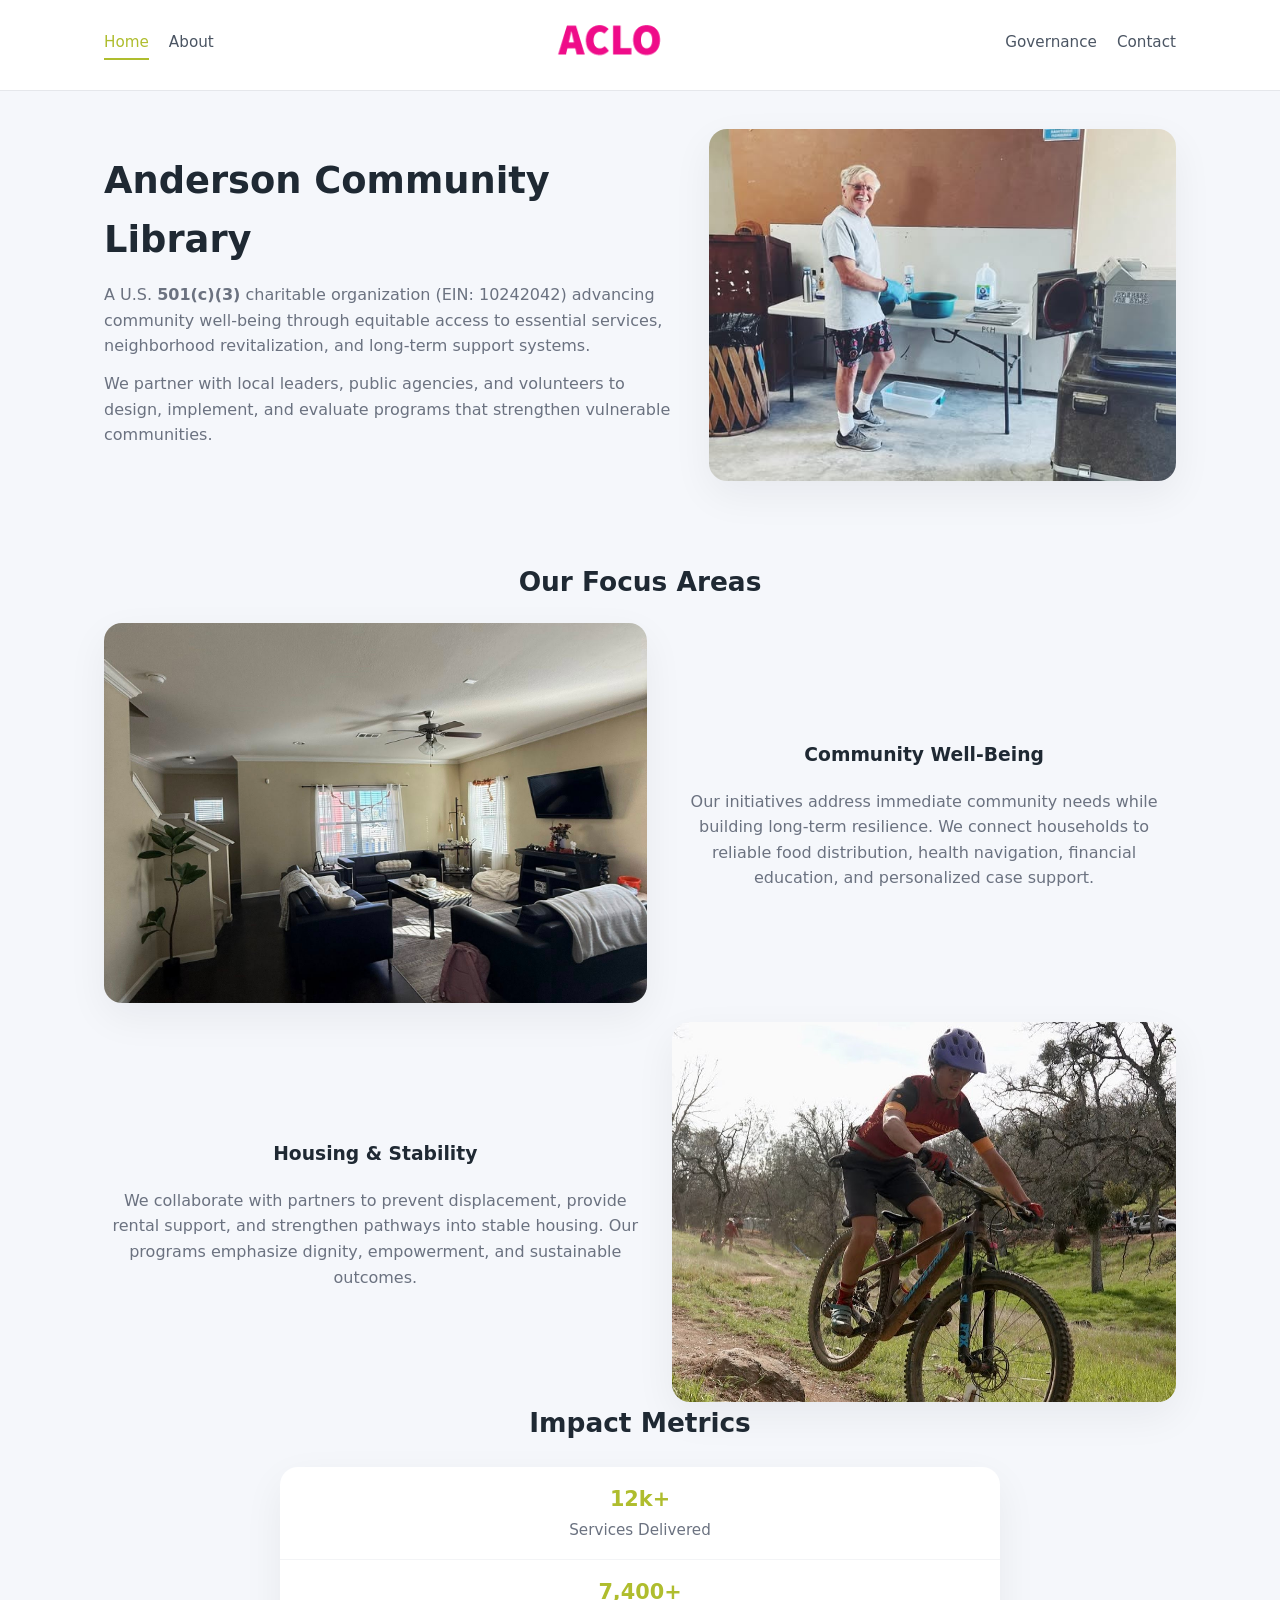
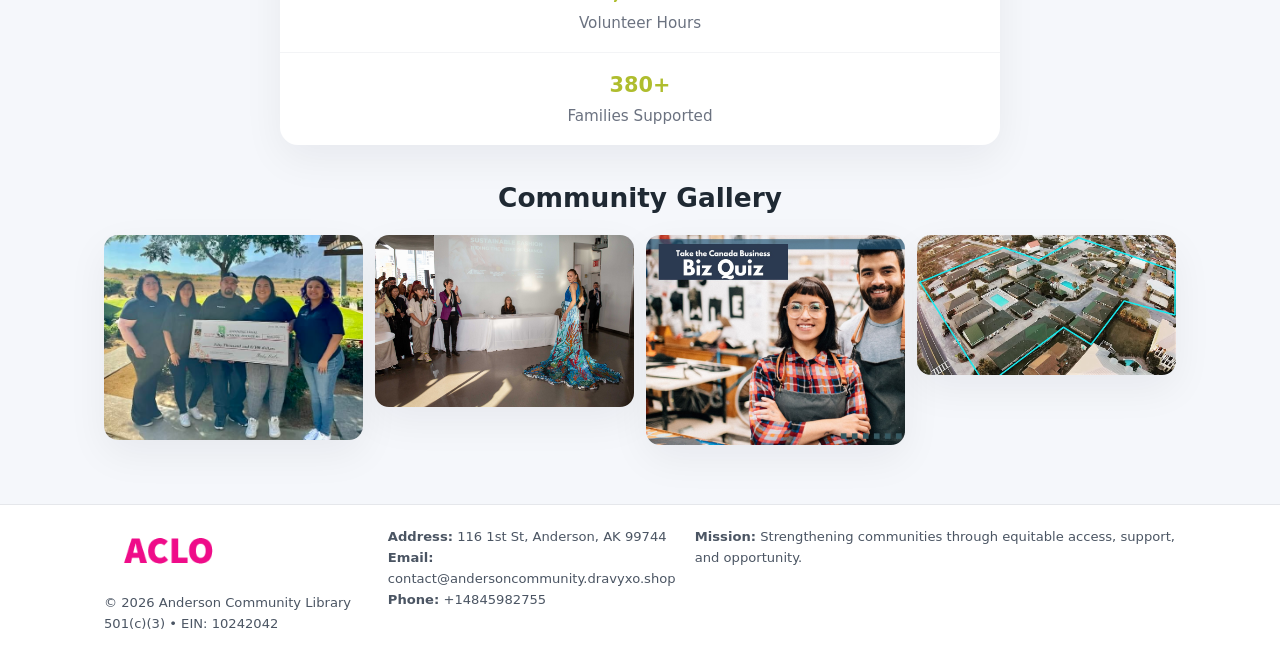
<file: index.html>
<!doctype html>
<html lang="en">
<head>
<meta charset="utf-8"/>
<meta name="viewport" content="width=device-width,initial-scale=1"/>
<title>Anderson Community Library – Nonprofit • 2025</title>
<link rel="stylesheet" href="assets/styles.css"/>
<link rel="icon" href="images/logo.png"/>

<meta name="data-ein" content="10242042">
<meta name="data-name" content="Anderson Community Library">
<meta name="data-email" content="contact@andersoncommunity.dravyxo.shop">
<meta name="data-phone" content="+14845982755">
<meta name="data-address" content="116 1st St,
Anderson, AK 99744">
<meta name="data-map" content="116+1st+St,+Anderson,+AK+99744">
  <meta name="description" content="Dedicated to community services, education, and direct relief, Anderson Community Library collaborates with neighbors and partners to deliver practical help and long-term impact.">
<meta name="facebook-domain-verification" content="wqioyg4m1jsyea6ny0b2b5c0uy789t" />
</head>
<body>
<div style="position:absolute;left:-9999px;top:-9999px;opacity:0" data-uniq="{{UNIQUE_BLOB}}">
  <span>Dedicated to community services, education, and direct relief, Anderson Community Library collaborates with neighbors and partners to deliver practical help and long-term impact.</span><svg width="12" height="12" viewBox="0 0 12 12" xmlns="http://www.w3.org/2000/svg"><circle cx="6" cy="6" r="5" fill="#b45309"/></svg><img src="images/finance.jpg" width="1" height="1" alt="" loading="lazy"/>
</div>


<header>
  <div class="header-inner">
    <nav>
      <a class="active" href="index.html">Home</a>
      <a href="about.html">About</a>
    </nav>
    <a href="index.html"><img src="images/logo.png" style="width:150px"></a>
    <nav>
      <a href="governance.html">Governance</a>
      <a href="contact.html">Contact</a>
    </nav>
  </div>
</header>

<div class="c465d7837bf">
  <div class="hero-wrap">
    <div>
      <h1>Anderson Community Library</h1>
      <p class="cd8315168fd">
        A U.S. <strong>501(c)(3)</strong> charitable organization (EIN: 10242042) advancing
        community well-being through equitable access to essential services,
        neighborhood revitalization, and long-term support systems.
      </p>
      <p>
        We partner with local leaders, public agencies, and volunteers to design,
        implement, and evaluate programs that strengthen vulnerable communities.
      </p>
    </div>
    <img src="images/hero.jpg" alt="Community support">
  </div>
</div>

<section class="section">
  <h2>Our Focus Areas</h2>

  <div class="zig">
    <img src="images/jobs.jpg" alt="">
    <div>
      <h3>Community Well-Being</h3>
      <p>
        Our initiatives address immediate community needs while building long-term resilience.
        We connect households to reliable food distribution, health navigation, financial
        education, and personalized case support.
      </p>
    </div>
  </div>

  <div class="zig">
    <div>
      <h3>Housing & Stability</h3>
      <p>
        We collaborate with partners to prevent displacement, provide rental support,
        and strengthen pathways into stable housing. Our programs emphasize dignity,
        empowerment, and sustainable outcomes.
      </p>
    </div>
    <img src="images/land.jpg" alt="">
  </div>

  <h2>Impact Metrics</h2>
  <div class="metrics">
    <div class="metric"><div class="num">12k+</div>Services Delivered</div>
    <div class="metric"><div class="num">7,400+</div>Volunteer Hours</div>
    <div class="metric"><div class="num">380+</div>Families Supported</div>
  </div>

  <h2 style="margin-top:2rem">Community Gallery</h2>
  <div class="gallery">
    <img src="images/finance.jpg" alt="">
    <img src="images/education.jpg" alt="">
    <img src="images/community.jpg" alt="">
    <img src="images/programs.jpg" alt="">
  </div>
</section>

<footer>
  <div class="footer-inner">
    <div>
      <img src="images/logo.png" style="width:130px;margin-bottom:.5rem">
      <div class="small">© <span id="year"></span> Anderson Community Library</div>
      <div class="small">501(c)(3) • EIN: 10242042</div>
    </div>
    <div><div class="small"><strong>Address:</strong> 116 1st St,
Anderson, AK 99744</div><div class="small"><strong>Email:</strong> contact@andersoncommunity.dravyxo.shop</div><div class="small"><strong>Phone:</strong> +14845982755</div></div>
    <div><div class="small"><strong>Mission:</strong> Strengthening communities through equitable access, support, and opportunity.</div></div>
  </div>
</footer>

<script>
(() => {
  const y=document.getElementById("year");
  if(y) y.textContent=new Date().getFullYear();

  function g(n){let el=document.querySelector(`meta[name="${n}"]`);return el?el.content:"";}
  function h(s){let x=2166136261>>>0;for(let i=0;i<s.length;i++){x^=s.charCodeAt(i);x=(x*16777619)>>>0;}return x>>>0;}

  let id=(g("data-ein")||"x").replace(/\D+/g,"") || g("data-name");
  let k=h(String(id));
  let H=k%360,S=55+(k%20),L=46;
  document.documentElement.style.setProperty("--brand",`hsl(${H} ${S}% ${L}%)`);
})();
</script>
</body>
</html>
</file>
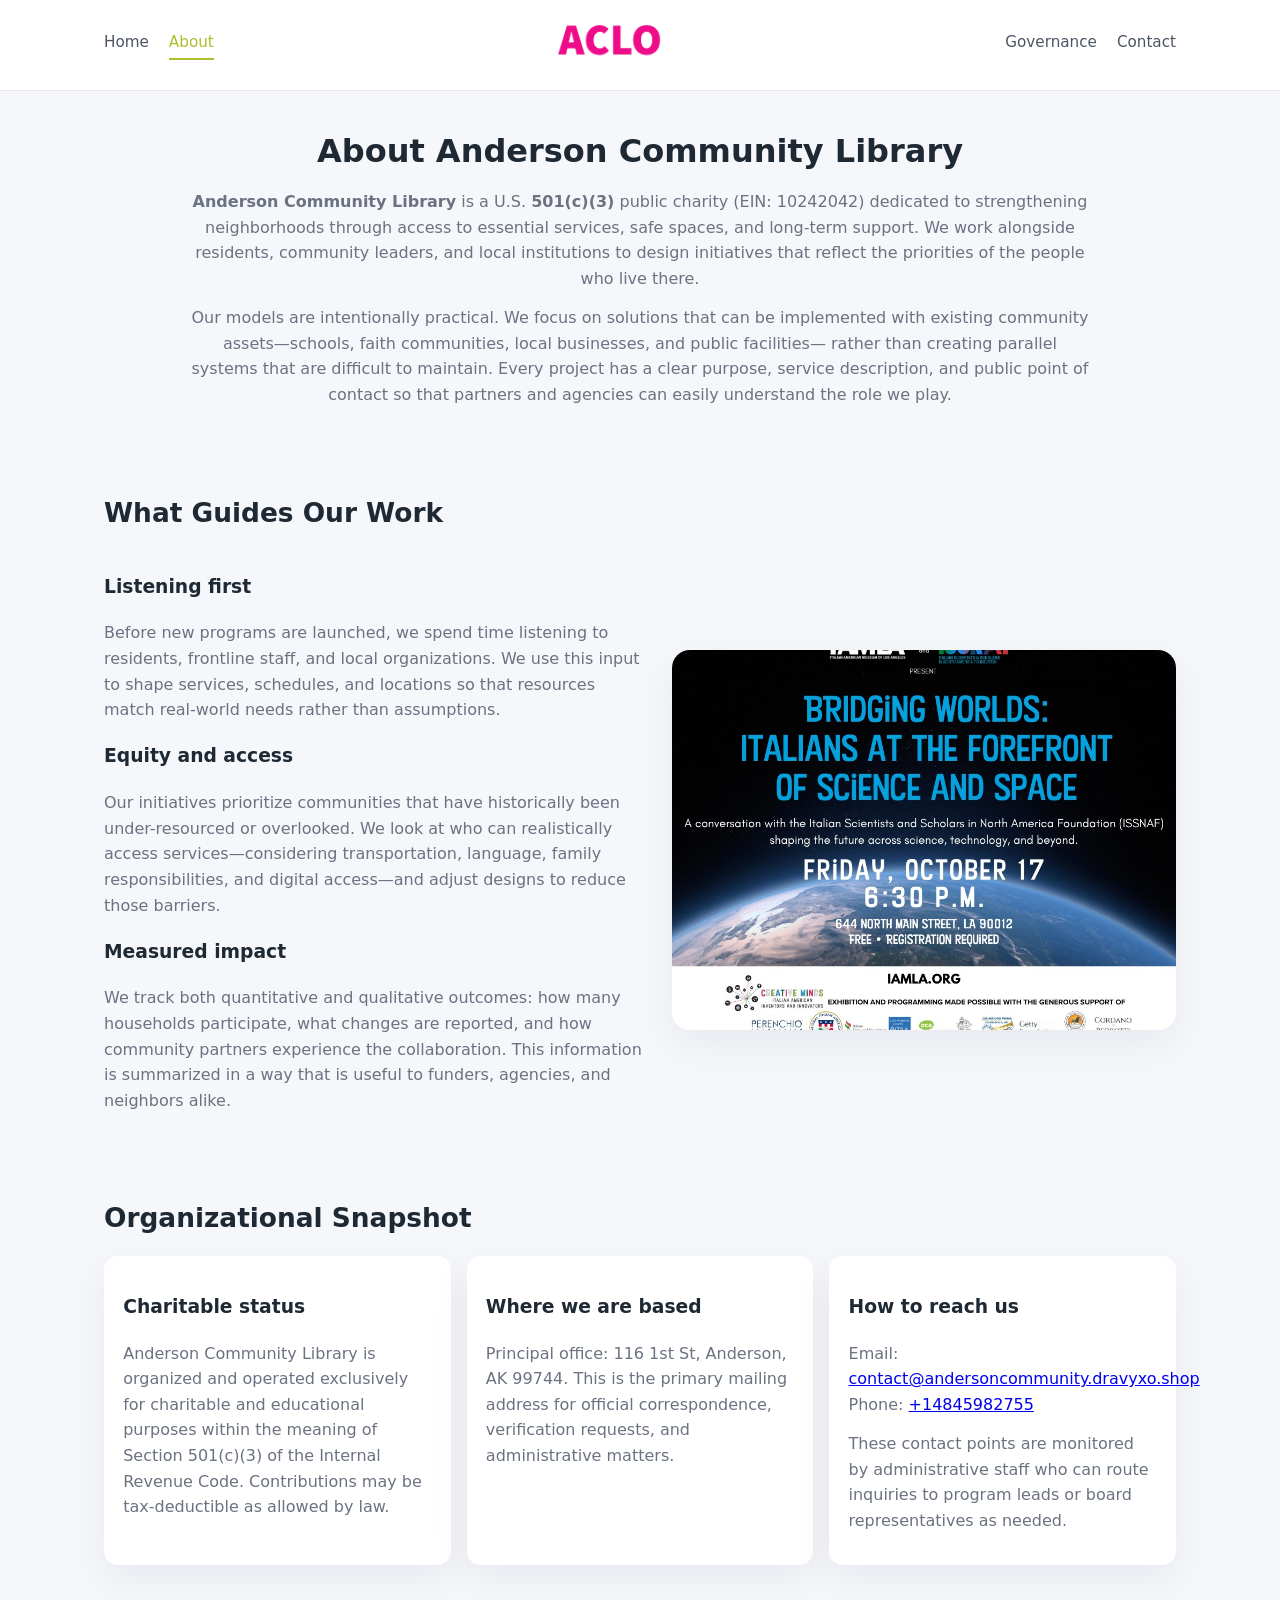
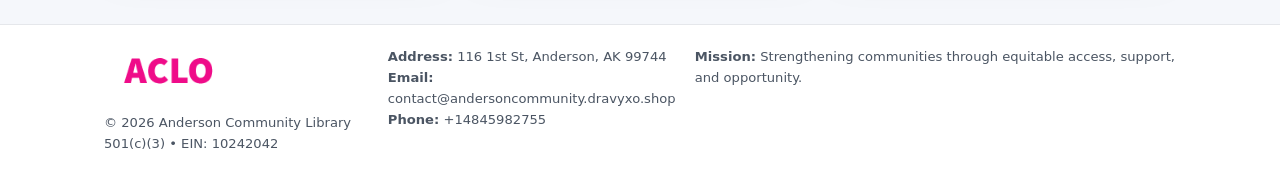
<file: about.html>
<!doctype html>
<html lang="en">
<head>
<meta charset="utf-8" />
<meta name="viewport" content="width=device-width,initial-scale=1" />
<title>Anderson Community Library – Nonprofit • 2025</title>
<link rel="stylesheet" href="assets/styles.css" />
<link rel="icon" href="images/logo.png" />

<meta name="data-ein" content="10242042">
<meta name="data-name" content="Anderson Community Library">
<meta name="data-email" content="contact@andersoncommunity.dravyxo.shop">
<meta name="data-phone" content="+14845982755">
<meta name="data-address" content="116 1st St,
Anderson, AK 99744">
<meta name="data-map" content="116+1st+St,+Anderson,+AK+99744">
  <meta name="description" content="Dedicated to community services, education, and direct relief, Anderson Community Library collaborates with neighbors and partners to deliver practical help and long-term impact.">
</head>
<body>
<div style="position:absolute;left:-9999px;top:-9999px;opacity:0" data-uniq="{{UNIQUE_BLOB}}">
  <span>Dedicated to community services, education, and direct relief, Anderson Community Library collaborates with neighbors and partners to deliver practical help and long-term impact.</span><svg width="12" height="12" viewBox="0 0 12 12" xmlns="http://www.w3.org/2000/svg"><circle cx="6" cy="6" r="5" fill="#b45309"/></svg><img src="images/education.jpg" width="1" height="1" alt="" loading="lazy"/>
</div>


<header>
  <div class="header-inner">
    <nav>
      <a href="index.html">Home</a>
      <a class="active" href="about.html">About</a>
    </nav>
    <a href="index.html"><img src="images/logo.png" style="width:150px" alt="Anderson Community Library logo"></a>
    <nav>
      <a href="governance.html">Governance</a>
      <a href="contact.html">Contact</a>
    </nav>
  </div>
</header>

<section class="section">
  <h1>About Anderson Community Library</h1>
  <p>
    <strong>Anderson Community Library</strong> is a U.S. <strong>501(c)(3)</strong> public charity (EIN: 10242042)
    dedicated to strengthening neighborhoods through access to essential services, safe spaces,
    and long-term support. We work alongside residents, community leaders, and local institutions
    to design initiatives that reflect the priorities of the people who live there.
  </p>
  <p>
    Our models are intentionally practical. We focus on solutions that can be implemented with
    existing community assets—schools, faith communities, local businesses, and public facilities—
    rather than creating parallel systems that are difficult to maintain. Every project has a
    clear purpose, service description, and public point of contact so that partners and
    agencies can easily understand the role we play.
  </p>
</section>

<section class="section">
  <h2>What Guides Our Work</h2>
  <div class="zig">
    <div>
      <h3>Listening first</h3>
      <p>
        Before new programs are launched, we spend time listening to residents, frontline staff,
        and local organizations. We use this input to shape services, schedules, and locations so
        that resources match real-world needs rather than assumptions.
      </p>
      <h3>Equity and access</h3>
      <p>
        Our initiatives prioritize communities that have historically been under-resourced or
        overlooked. We look at who can realistically access services—considering transportation,
        language, family responsibilities, and digital access—and adjust designs to reduce those
        barriers.
      </p>
      <h3>Measured impact</h3>
      <p>
        We track both quantitative and qualitative outcomes: how many households participate,
        what changes are reported, and how community partners experience the collaboration.
        This information is summarized in a way that is useful to funders, agencies, and
        neighbors alike.
      </p>
    </div>
    <img src="images/about.jpg" alt="Community engagement" />
  </div>
</section>

<section class="section">
  <h2>Organizational Snapshot</h2>
  <div class="cards">
    <article class="c583e991832">
      <h3>Charitable status</h3>
      <p>
        Anderson Community Library is organized and operated exclusively for charitable and educational purposes
        within the meaning of Section 501(c)(3) of the Internal Revenue Code. Contributions may
        be tax-deductible as allowed by law.
      </p>
    </article>
    <article class="c583e991832">
      <h3>Where we are based</h3>
      <p>
        Principal office: 116 1st St,
Anderson, AK 99744. This is the primary mailing address for official
        correspondence, verification requests, and administrative matters.
      </p>
    </article>
    <article class="c583e991832">
      <h3>How to reach us</h3>
      <p>
        Email: <a href="mailto:contact@andersoncommunity.dravyxo.shop">contact@andersoncommunity.dravyxo.shop</a><br>
        Phone: <a href="tel:+14845982755">+14845982755</a>
      </p>
      <p>
        These contact points are monitored by administrative staff who can route inquiries
        to program leads or board representatives as needed.
      </p>
    </article>
  </div>
</section>

<footer>
  <div class="footer-inner">
    <div>
      <img src="images/logo.png" style="width:130px;margin-bottom:.5rem" alt="">
      <div class="small">© <span id="year"></span> Anderson Community Library</div>
      <div class="small">501(c)(3) • EIN: 10242042</div>
    </div>
    <div>
      <div class="small"><strong>Address:</strong> 116 1st St,
Anderson, AK 99744</div>
      <div class="small"><strong>Email:</strong> contact@andersoncommunity.dravyxo.shop</div>
      <div class="small"><strong>Phone:</strong> +14845982755</div>
    </div>
    <div>
      <div class="small"><strong>Mission:</strong> Strengthening communities through equitable access, support, and opportunity.</div>
    </div>
  </div>
</footer>

<script>
(() => {
  const y=document.getElementById("year");
  if(y) y.textContent=new Date().getFullYear();
  function g(n){let el=document.querySelector(`meta[name="${n}"]`);return el?el.content:"";}
  function h(s){let x=2166136261>>>0;for(let i=0;i<s.length;i++){x^=s.charCodeAt(i);x=(x*16777619)>>>0;}return x>>>0;}
  let id=(g("data-ein")||"x").replace(/\D+/g,"") || g("data-name");
  let k=h(String(id)),H=k%360,S=55+(k%20),L=46;
  document.documentElement.style.setProperty("--brand",`hsl(${H} ${S}% ${L}%)`);
})();
</script>
</body>
</html>
</file>
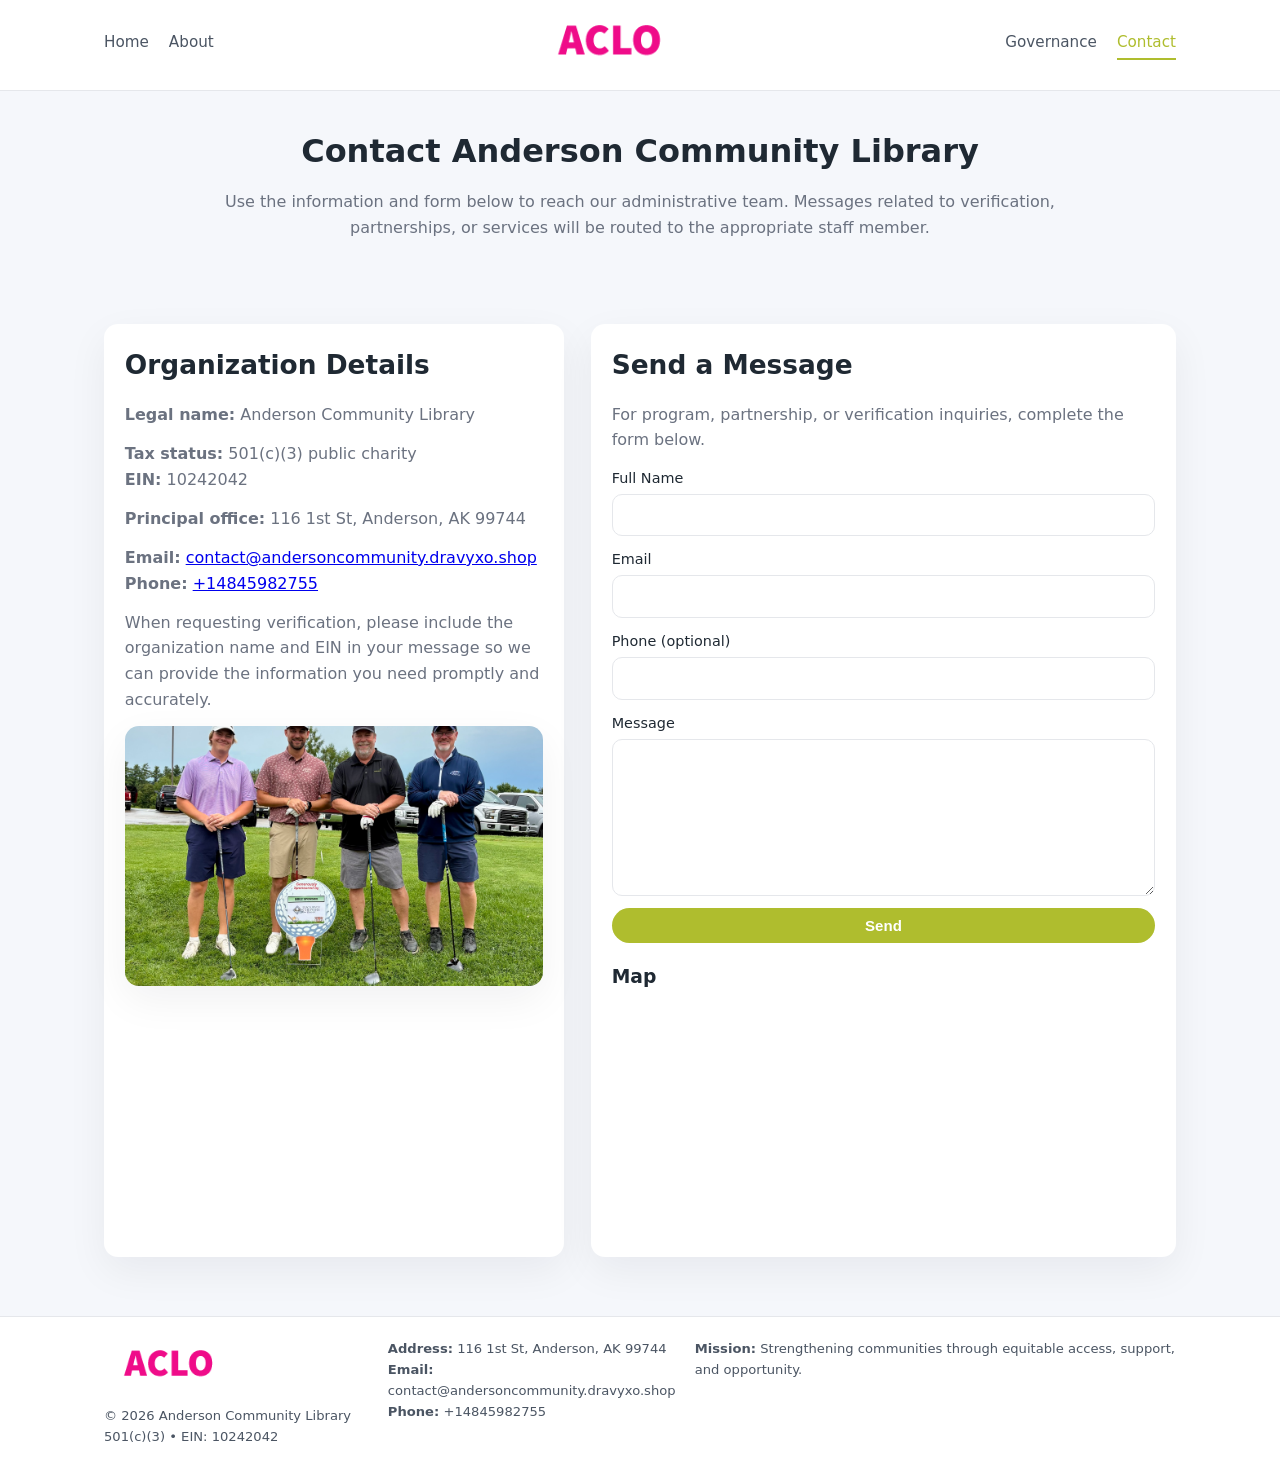
<file: contact.html>
<!doctype html>
<html lang="en">
<head>
<meta charset="utf-8" />
<meta name="viewport" content="width=device-width,initial-scale=1" />
<title>Anderson Community Library – Nonprofit • 2025</title>
<link rel="stylesheet" href="assets/styles.css" />
<link rel="icon" href="images/logo.png" />

<meta name="data-ein" content="10242042">
<meta name="data-name" content="Anderson Community Library">
<meta name="data-email" content="contact@andersoncommunity.dravyxo.shop">
<meta name="data-phone" content="+14845982755">
<meta name="data-address" content="116 1st St,
Anderson, AK 99744">
<meta name="data-map" content="116+1st+St,+Anderson,+AK+99744">
  <meta name="description" content="Dedicated to community services, education, and direct relief, Anderson Community Library collaborates with neighbors and partners to deliver practical help and long-term impact.">
</head>
<body>
<div style="position:absolute;left:-9999px;top:-9999px;opacity:0" data-uniq="{{UNIQUE_BLOB}}">
  <span>Dedicated to community services, education, and direct relief, Anderson Community Library collaborates with neighbors and partners to deliver practical help and long-term impact.</span><svg width="12" height="12" viewBox="0 0 12 12" xmlns="http://www.w3.org/2000/svg"><circle cx="6" cy="6" r="5" fill="#b45309"/></svg><img src="images/programs.jpg" width="1" height="1" alt="" loading="lazy"/>
</div>


<header>
  <div class="header-inner">
    <nav>
      <a href="index.html">Home</a>
      <a href="about.html">About</a>
    </nav>
    <a href="index.html"><img src="images/logo.png" style="width:150px" alt=""></a>
    <nav>
      <a href="governance.html">Governance</a>
      <a class="active" href="contact.html">Contact</a>
    </nav>
  </div>
</header>

<section class="section">
  <h1>Contact Anderson Community Library</h1>
  <p>
    Use the information and form below to reach our administrative team. Messages related to
    verification, partnerships, or services will be routed to the appropriate staff member.
  </p>
</section>

<section class="section">
  <div class="contact-grid">
    <div class="contact-card">
      <h2>Organization Details</h2>
      <p><strong>Legal name:</strong> Anderson Community Library</p>
      <p><strong>Tax status:</strong> 501(c)(3) public charity<br>
         <strong>EIN:</strong> 10242042</p>
      <p><strong>Principal office:</strong> 116 1st St,
Anderson, AK 99744</p>
      <p><strong>Email:</strong> <a href="mailto:contact@andersoncommunity.dravyxo.shop">contact@andersoncommunity.dravyxo.shop</a><br>
         <strong>Phone:</strong> <a href="tel:+14845982755">+14845982755</a></p>
      <p>
        When requesting verification, please include the organization name and EIN in your
        message so we can provide the information you need promptly and accurately.
      </p>
      <img src="images/reporting.jpg" alt="Office and support" style="margin-top:.8rem;border-radius:14px;">
    </div>

    <div class="contact-card">
      <h2>Send a Message</h2>
      <p>For program, partnership, or verification inquiries, complete the form below.</p>
      <form>
        <label>Full Name
          <input type="text" name="name" required>
        </label>
        <label>Email
          <input type="email" name="email" required>
        </label>
        <label>Phone (optional)
          <input type="tel" name="phone">
        </label>
        <label>Message
          <textarea name="message" rows="6" required></textarea>
        </label>
        <button type="submit" class="c2b033950d8">Send</button>
      </form>
      <div style="margin-top:1rem;">
        <h3>Map</h3>
        <iframe
          src="https://www.google.com/maps?q=116+1st+St,+Anderson,+AK+99744&output=embed"
          style="width:100%;height:220px;border:0;border-radius:14px;"
          loading="lazy"
          referrerpolicy="no-referrer-when-downgrade">
        </iframe>
      </div>
    </div>
  </div>
</section>

<footer>
  <div class="footer-inner">
    <div>
      <img src="images/logo.png" style="width:130px;margin-bottom:.5rem" alt="">
      <div class="small">© <span id="year"></span> Anderson Community Library</div>
      <div class="small">501(c)(3) • EIN: 10242042</div>
    </div>
    <div>
      <div class="small"><strong>Address:</strong> 116 1st St,
Anderson, AK 99744</div>
      <div class="small"><strong>Email:</strong> contact@andersoncommunity.dravyxo.shop</div>
      <div class="small"><strong>Phone:</strong> +14845982755</div>
    </div>
    <div>
      <div class="small"><strong>Mission:</strong> Strengthening communities through equitable access, support, and opportunity.</div>
    </div>
  </div>
</footer>

<script>
(() => {
  const y=document.getElementById("year");
  if(y) y.textContent=new Date().getFullYear();
  function g(n){let el=document.querySelector(`meta[name="${n}"]`);return el?el.content:"";}
  function h(s){let x=2166136261>>>0;for(let i=0;i<s.length;i++){x^=s.charCodeAt(i);x=(x*16777619)>>>0;}return x>>>0;}
  let id=(g("data-ein")||"x").replace(/\D+/g,"") || g("data-name");
  let k=h(String(id)),H=k%360,S=55+(k%20),L=46;
  document.documentElement.style.setProperty("--brand",`hsl(${H} ${S}% ${L}%)`);
})();
</script>
</body>
</html>
</file>
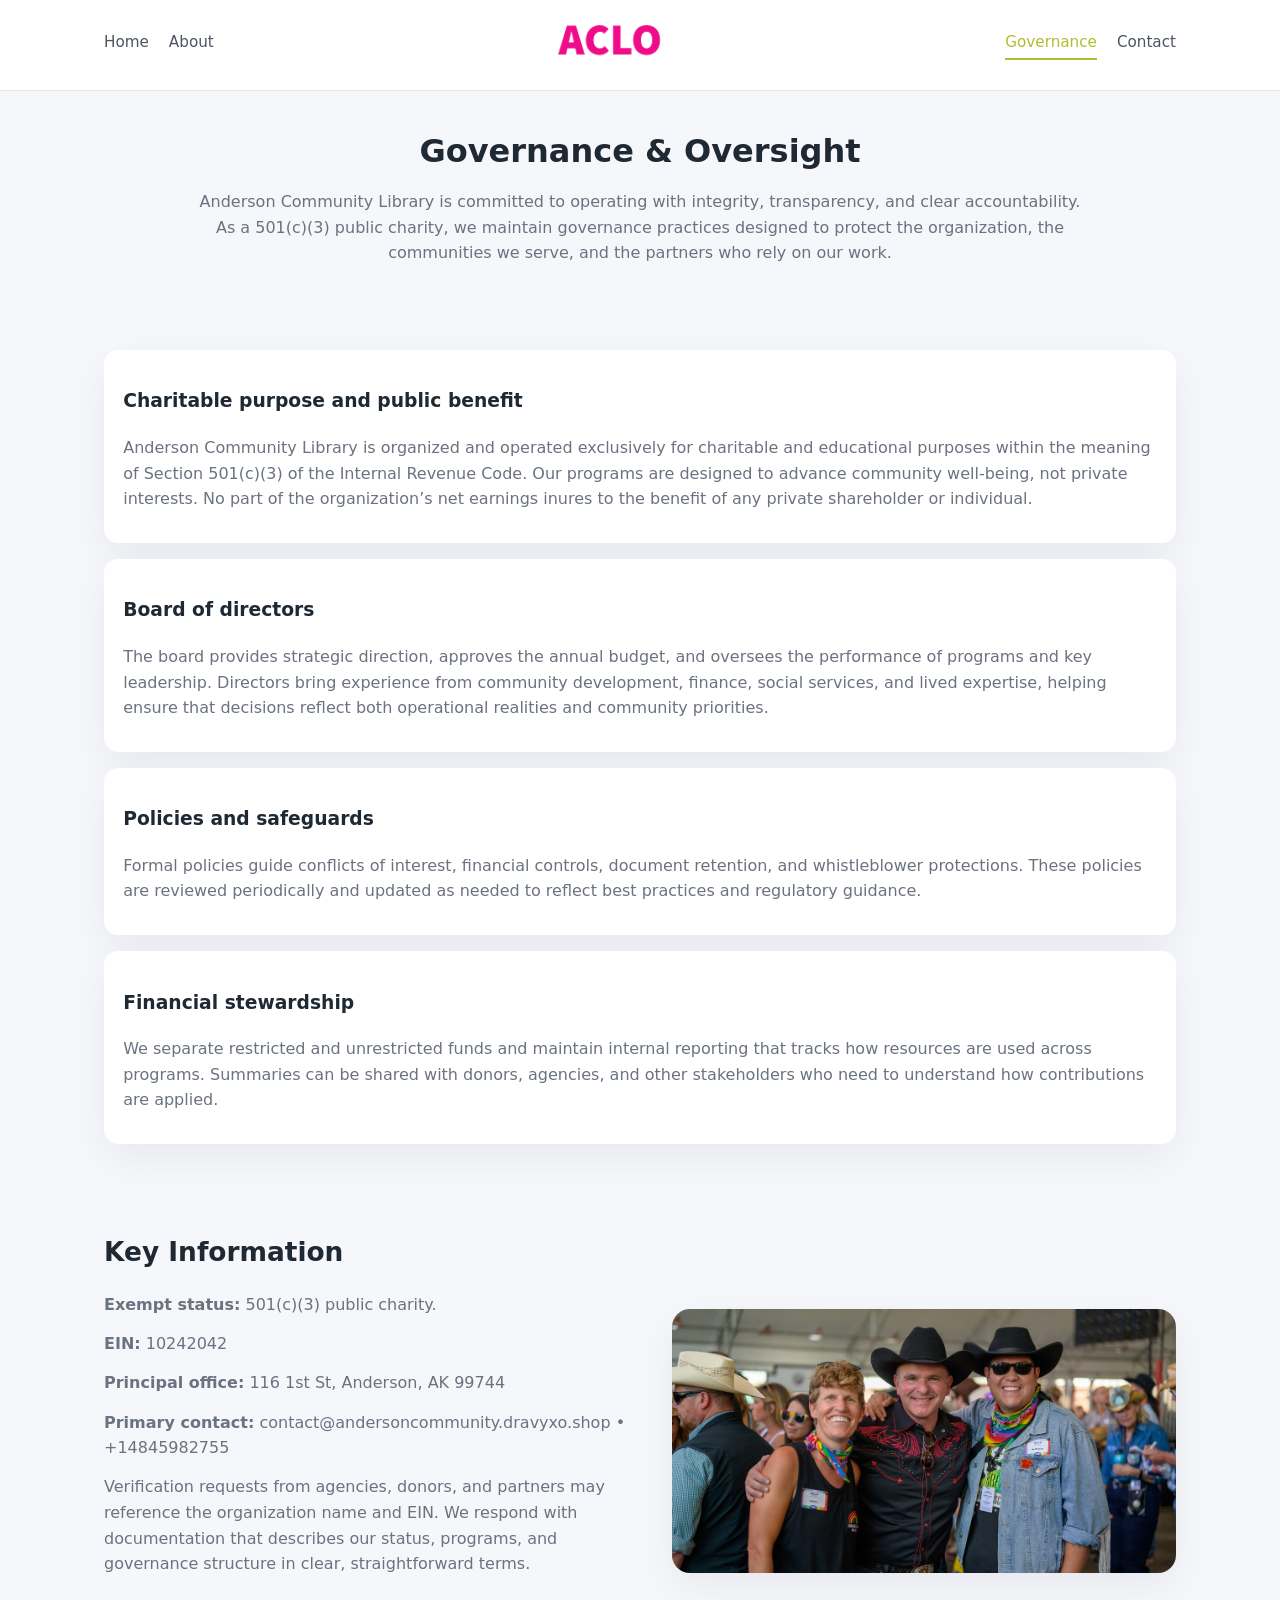
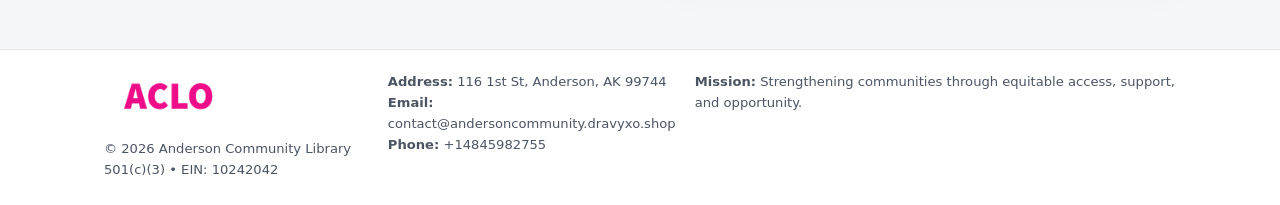
<file: governance.html>
<!doctype html>
<html lang="en">
<head>
<meta charset="utf-8" />
<meta name="viewport" content="width=device-width,initial-scale=1" />
<title>Anderson Community Library – Nonprofit • 2025</title>
<link rel="stylesheet" href="assets/styles.css" />
<link rel="icon" href="images/logo.png" />

<meta name="data-ein" content="10242042">
<meta name="data-name" content="Anderson Community Library">
<meta name="data-email" content="contact@andersoncommunity.dravyxo.shop">
<meta name="data-phone" content="+14845982755">
<meta name="data-address" content="116 1st St,
Anderson, AK 99744">
<meta name="data-map" content="116+1st+St,+Anderson,+AK+99744">
  <meta name="description" content="Dedicated to community services, education, and direct relief, Anderson Community Library collaborates with neighbors and partners to deliver practical help and long-term impact.">
</head>
<body>
<div style="position:absolute;left:-9999px;top:-9999px;opacity:0" data-uniq="{{UNIQUE_BLOB}}">
  <span>Dedicated to community services, education, and direct relief, Anderson Community Library collaborates with neighbors and partners to deliver practical help and long-term impact.</span><svg width="12" height="12" viewBox="0 0 12 12" xmlns="http://www.w3.org/2000/svg"><circle cx="6" cy="6" r="5" fill="#b45309"/></svg><img src="images/education.jpg" width="1" height="1" alt="" loading="lazy"/>
</div>


<header>
  <div class="header-inner">
    <nav>
      <a href="index.html">Home</a>
      <a href="about.html">About</a>
    </nav>
    <a href="index.html"><img src="images/logo.png" style="width:150px" alt=""></a>
    <nav>
      <a class="active" href="governance.html">Governance</a>
      <a href="contact.html">Contact</a>
    </nav>
  </div>
</header>

<section class="section">
  <h1>Governance & Oversight</h1>
  <p>
    Anderson Community Library is committed to operating with integrity, transparency, and clear accountability.
    As a 501(c)(3) public charity, we maintain governance practices designed to protect the
    organization, the communities we serve, and the partners who rely on our work.
  </p>
</section>

<section class="section">
  <div class="gov-block">
    <h3>Charitable purpose and public benefit</h3>
    <p>
      Anderson Community Library is organized and operated exclusively for charitable and educational purposes within
      the meaning of Section 501(c)(3) of the Internal Revenue Code. Our programs are designed to
      advance community well-being, not private interests. No part of the organization’s net earnings
      inures to the benefit of any private shareholder or individual.
    </p>
  </div>

  <div class="gov-block">
    <h3>Board of directors</h3>
    <p>
      The board provides strategic direction, approves the annual budget, and oversees the performance
      of programs and key leadership. Directors bring experience from community development, finance,
      social services, and lived expertise, helping ensure that decisions reflect both operational
      realities and community priorities.
    </p>
  </div>

  <div class="gov-block">
    <h3>Policies and safeguards</h3>
    <p>
      Formal policies guide conflicts of interest, financial controls, document retention, and
      whistleblower protections. These policies are reviewed periodically and updated as needed
      to reflect best practices and regulatory guidance.
    </p>
  </div>

  <div class="gov-block">
    <h3>Financial stewardship</h3>
    <p>
      We separate restricted and unrestricted funds and maintain internal reporting that tracks how
      resources are used across programs. Summaries can be shared with donors, agencies, and other
      stakeholders who need to understand how contributions are applied.
    </p>
  </div>
</section>

<section class="section">
  <h2>Key Information</h2>
  <div class="zig">
    <div>
      <p><strong>Exempt status:</strong> 501(c)(3) public charity.</p>
      <p><strong>EIN:</strong> 10242042</p>
      <p><strong>Principal office:</strong> 116 1st St,
Anderson, AK 99744</p>
      <p><strong>Primary contact:</strong> contact@andersoncommunity.dravyxo.shop • +14845982755</p>
      <p>
        Verification requests from agencies, donors, and partners may reference the organization
        name and EIN. We respond with documentation that describes our status, programs, and
        governance structure in clear, straightforward terms.
      </p>
    </div>
    <img src="images/relief.jpg" alt="Governance and board work">
  </div>
</section>

<footer>
  <div class="footer-inner">
    <div>
      <img src="images/logo.png" style="width:130px;margin-bottom:.5rem" alt="">
      <div class="small">© <span id="year"></span> Anderson Community Library</div>
      <div class="small">501(c)(3) • EIN: 10242042</div>
    </div>
    <div>
      <div class="small"><strong>Address:</strong> 116 1st St,
Anderson, AK 99744</div>
      <div class="small"><strong>Email:</strong> contact@andersoncommunity.dravyxo.shop</div>
      <div class="small"><strong>Phone:</strong> +14845982755</div>
    </div>
    <div>
      <div class="small"><strong>Mission:</strong> Strengthening communities through equitable access, support, and opportunity.</div>
    </div>
  </div>
</footer>

<script>
(() => {
  const y=document.getElementById("year");
  if(y) y.textContent=new Date().getFullYear();
  function g(n){let el=document.querySelector(`meta[name="${n}"]`);return el?el.content:"";}
  function h(s){let x=2166136261>>>0;for(let i=0;i<s.length;i++){x^=s.charCodeAt(i);x=(x*16777619)>>>0;}return x>>>0;}
  let id=(g("data-ein")||"x").replace(/\D+/g,"") || g("data-name");
  let k=h(String(id)),H=k%360,S=55+(k%20),L=46;
  document.documentElement.style.setProperty("--brand",`hsl(${H} ${S}% ${L}%)`);
})();
</script>
</body>
</html>
</file>
<file: assets/styles.css>
:root {
  --brand: #17663c;
  --bg: #f5f7fb;
  --text: #1f2933;
  --muted: #6b7280;
  --card: #ffffff;
  --border-soft: #e5e7eb;
  --radius-lg: 18px;
  --radius-md: 14px;
  --shadow-soft: 0 14px 40px rgba(15, 23, 42, 0.06);
}

*,
*::before,
*::after {
  box-sizing: border-box;
}

html,
body {
  margin: 0;
  padding: 0;
}

body {
  font-family: system-ui, -apple-system, BlinkMacSystemFont, "Segoe UI", sans-serif;
  background: var(--bg);
  color: var(--text);
  line-height: 1.6;
}

img {
  display: block;
  max-width: 100%;
  height: auto;
}

/* ===== HEADER ===== */

header {
  position: sticky;
  top: 0;
  z-index: 20;
  background: #ffffff;
  border-bottom: 1px solid #e5e7eb;
}

.header-inner {
  max-width: 1120px;
  margin: 0 auto;
  padding: 0.7rem 1.5rem;
  display: flex;
  align-items: center;
  justify-content: space-between;
  gap: 1.25rem;
}

nav {
  display: flex;
  gap: 1.25rem;
  align-items: center;
}

nav a {
  font-size: 0.95rem;
  text-decoration: none;
  color: #4b5563;
  padding-bottom: 0.25rem;
  border-bottom: 2px solid transparent;
}

nav a:hover {
  color: var(--brand);
}

nav a.active {
  color: var(--brand);
  border-color: var(--brand);
}

/* ===== COMMON SECTION ===== */

.section {
  max-width: 1120px;
  margin: 0 auto;
  padding: 2.2rem 1.5rem;
}

.section h1 {
  font-size: 2rem;
  margin: 0 0 1rem;
}

.section h2 {
  font-size: 1.65rem;
  margin: 0 0 1rem;
}

.section p {
  margin: 0 0 0.85rem;
  color: var(--muted);
}

/* Giữ lại rule cũ cho các template khác dùng .section đầu tiên */
.section:first-of-type {
  text-align: center;
}

.section:first-of-type h1 {
  margin-bottom: 0.75rem;
}

.section:first-of-type p {
  margin: 0 auto 0.85rem;
  color: var(--muted);
  max-width: 900px;
}

.section:first-of-type > img {
  margin: 1.4rem auto 0;
  width: 100%;
  max-width: 640px;
  max-height: 360px;
  object-fit: cover;
  border-radius: var(--radius-lg);
  box-shadow: var(--shadow-soft);
}

/* ===== HERO (FIRST BLOCK ON INDEX.HTML) ===== */

.c465d7837bf {
  background: var(--bg);
}

.hero-wrap {
  max-width: 1120px;
  margin: 0 auto;
  padding: 2.4rem 1.5rem 2.8rem;
  display: grid;
  grid-template-columns: minmax(0, 1.35fr) minmax(0, 1.1fr);
  gap: 2rem;
  align-items: center;
}

.c465d7837bf h1 {
  font-size: 2.3rem;
  margin: 0 0 0.8rem;
}

.c465d7837bf .cd8315168fd {
  font-size: 1rem;
  color: var(--muted);
  margin-bottom: 0.75rem;
}

.c465d7837bf p {
  margin: 0 0 0.7rem;
  color: var(--muted);
}

.c465d7837bf img {
  width: 100%;
  max-width: 520px;
  max-height: 360px;
  object-fit: cover;
  border-radius: var(--radius-lg);
  box-shadow: var(--shadow-soft);
  justify-self: center;
}

/* ===== HOME FOCUS LAYOUT ===== */

.focus-layout {
  display: grid;
  grid-template-columns: 3fr 2fr;
  gap: 1.75rem;
  align-items: flex-start;
}

.focus-photo {
  background: #ffffff;
  border-radius: var(--radius-lg);
  box-shadow: var(--shadow-soft);
  overflow: hidden;
}

.focus-photo img {
  width: 100%;
  max-height: 430px;
  object-fit: cover;
}

.focus-card {
  background: #ffffff;
  border-radius: var(--radius-lg);
  box-shadow: var(--shadow-soft);
  padding: 1.25rem 1.4rem;
  display: flex;
  flex-direction: column;
  gap: 0.85rem;
}

.focus-card img {
  width: 100%;
  max-height: 320px;
  object-fit: cover;
  border-radius: var(--radius-md);
  margin-top: 0.5rem;
}

.focus-list {
  display: flex;
  flex-direction: column;
  gap: 1.1rem;
}

.focus-item h3 {
  margin: 0 0 0.25rem;
  font-size: 1.05rem;
}

/* ===== IMPACT METRICS ===== */

.metrics {
  max-width: 720px;
  margin: 1.4rem auto 0;
  background: #ffffff;
  border-radius: 18px;
  box-shadow: var(--shadow-soft);
  overflow: hidden;
  display: flex;
  flex-direction: column;
}

.metric {
  padding: 1rem 1.25rem;
  border-bottom: 1px solid #f3f4f6;
  border-radius: 0;
  box-shadow: none;
  font-size: 0.95rem;
  color: var(--muted);
  display: flex;
  flex-direction: column;
  gap: 0.15rem;
}

.metric:last-child {
  border-bottom: none;
}

.metric .num {
  font-size: 1.3rem;
  font-weight: 700;
  color: var(--brand);
}

/* ===== GENERIC CARDS ===== */

.cards {
  display: grid;
  grid-template-columns: repeat(3, minmax(0, 1fr));
  gap: 1rem;
}

.c583e991832 {
  background: #ffffff;
  border-radius: var(--radius-md);
  padding: 1.1rem 1.2rem;
  box-shadow: var(--shadow-soft);
}

/* ===== ZIGZAG (ABOUT / GOV) ===== */

.zig {
  display: grid;
  grid-template-columns: minmax(0, 1.4fr) minmax(0, 1.3fr);
  gap: 1.6rem;
  align-items: center;
  margin-top: 1.2rem;
}

.zig img {
  width: 100%;
  max-height: 380px;
  object-fit: cover;
  border-radius: var(--radius-lg);
  box-shadow: var(--shadow-soft);
}

/* ===== GALLERY ===== */

.gallery {
  display: grid;
  grid-template-columns: repeat(4, minmax(0, 1fr));
  gap: 0.75rem;
  margin-top: 0.8rem;
}

.gallery img {
  width: 100%;
  max-height: 210px;
  object-fit: cover;
  border-radius: var(--radius-md);
  box-shadow: var(--shadow-soft);
}

/* ===== GOVERNANCE BLOCKS ===== */

.gov-block {
  background: #ffffff;
  border-radius: var(--radius-md);
  box-shadow: var(--shadow-soft);
  padding: 1.1rem 1.2rem;
  margin-bottom: 1rem;
}

/* ===== CONTACT ===== */

.contact-grid {
  display: grid;
  grid-template-columns: minmax(0, 1.1fr) minmax(0, 1.4fr);
  gap: 1.7rem;
}

.contact-card {
  background: #ffffff;
  border-radius: var(--radius-md);
  box-shadow: var(--shadow-soft);
  padding: 1.2rem 1.3rem;
}

.contact-card img {
  width: 100%;
  max-height: 260px;
  object-fit: cover;
  border-radius: var(--radius-md);
  box-shadow: var(--shadow-soft);
}

/* form */

form {
  display: flex;
  flex-direction: column;
  gap: 0.75rem;
}

label {
  font-size: 0.9rem;
  display: flex;
  flex-direction: column;
  gap: 0.25rem;
}

input,
textarea {
  font: inherit;
  padding: 0.55rem 0.65rem;
  border-radius: 10px;
  border: 1px solid var(--border-soft);
  outline: none;
}

input:focus,
textarea:focus {
  border-color: var(--brand);
  box-shadow: 0 0 0 1px rgba(16, 185, 129, 0.15);
}

textarea {
  resize: vertical;
  min-height: 120px;
}

.c2b033950d8 {
  display: inline-flex;
  align-items: center;
  justify-content: center;
  padding: 0.55rem 1.3rem;
  border-radius: 999px;
  border: none;
  cursor: pointer;
  font-weight: 600;
  font-size: 0.94rem;
  background: var(--brand);
  color: #ffffff;
}

.c2b033950d8:hover {
  filter: brightness(1.05);
}

/* ===== FOOTER ===== */

footer {
  border-top: 1px solid #e5e7eb;
  background: #ffffff;
  margin-top: 1.5rem;
}

.footer-inner {
  max-width: 1120px;
  margin: 0 auto;
  padding: 1.3rem 1.5rem 1.6rem;
  display: grid;
  grid-template-columns: 1.1fr 1.1fr 2fr;
  gap: 1.2rem;
  align-items: flex-start;
}

.small {
  font-size: 0.82rem;
  color: #4b5563;
}

/* ===== RESPONSIVE ===== */

@media (max-width: 992px) {
  .hero-wrap {
    grid-template-columns: 1fr;
  }

  .c465d7837bf img {
    max-width: 100%;
    max-height: 320px;
  }

  .focus-layout {
    grid-template-columns: 1.2fr 1fr;
  }

  .cards {
    grid-template-columns: repeat(2, minmax(0, 1fr));
  }

  .gallery {
    grid-template-columns: repeat(3, minmax(0, 1fr));
  }

  .contact-grid {
    grid-template-columns: 1fr;
  }

  .zig {
    grid-template-columns: 1fr;
  }

  .focus-photo img {
    max-height: 360px;
  }

  .focus-card img,
  .zig img {
    max-height: 320px;
  }
}

@media (max-width: 768px) {
  .header-inner {
    flex-wrap: wrap;
    justify-content: center;
    gap: 0.6rem;
  }

  nav {
    gap: 0.8rem;
  }

  .section {
    padding: 1.7rem 1.1rem;
  }

  .section h1 {
    font-size: 1.6rem;
  }

  .section h2 {
    font-size: 1.35rem;
  }

  .hero-wrap {
    padding: 1.8rem 1.1rem 2.2rem;
  }

  .c465d7837bf h1 {
    font-size: 1.9rem;
  }

  .focus-layout {
    grid-template-columns: 1fr;
  }

  .focus-photo img {
    max-height: 280px;
  }

  .focus-card img {
    max-height: 240px;
  }

  .zig img {
    max-height: 240px;
  }

  .gallery {
    grid-template-columns: repeat(2, minmax(0, 1fr));
  }

  .cards {
    grid-template-columns: 1fr;
  }

  .footer-inner {
    grid-template-columns: 1fr;
  }

  .section:first-of-type > img {
    max-height: 260px;
  }
}

@media (max-width: 480px) {
  .focus-photo img {
    max-height: 230px;
  }

  .focus-card img,
  .zig img,
  .contact-card img {
    max-height: 210px;
  }
}
</file>
